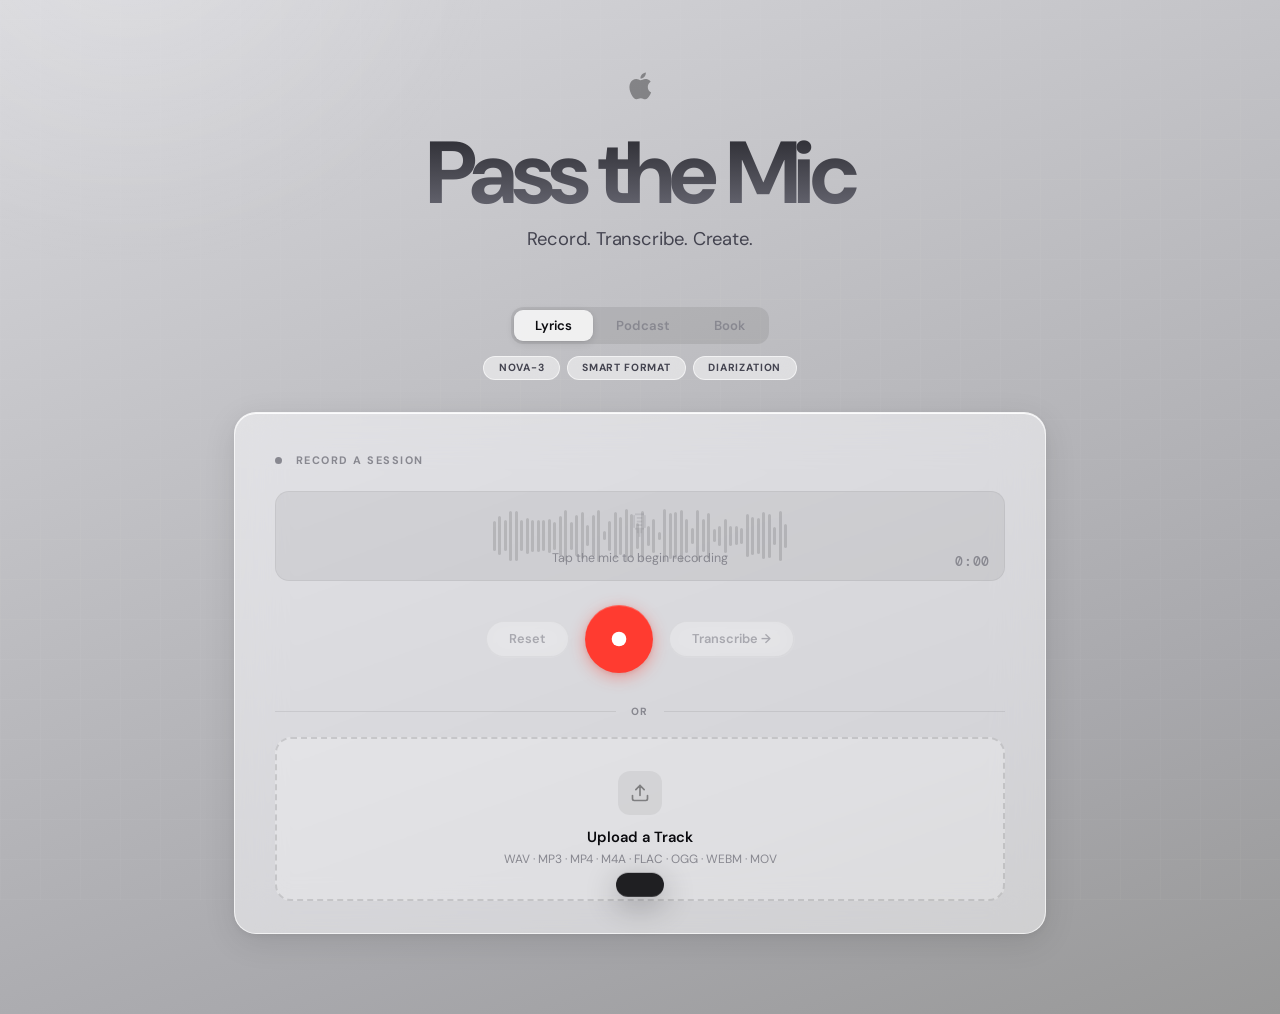
<file: images/pass_the_mic_studio_playground.html>
<!DOCTYPE html>
<html>
<head>
<style>
  @import url('https://fonts.googleapis.com/css2?family=DM+Sans:wght@300;400;500;600;700&family=DM+Mono:wght@400;500&display=swap');

  * { box-sizing: border-box; margin: 0; padding: 0; }

  :root {
    --chrome-bg: linear-gradient(160deg, #d8d8dc 0%, #c8c8cc 25%, #b8b8bc 50%, #a8a8ac 75%, #989898 100%);
    --chrome-surface: rgba(255,255,255,0.55);
    --chrome-surface-2: rgba(255,255,255,0.35);
    --chrome-border: rgba(255,255,255,0.7);
    --chrome-border-2: rgba(255,255,255,0.3);
    --chrome-shadow: rgba(0,0,0,0.15);
    --chrome-shadow-deep: rgba(0,0,0,0.25);
    --text-primary: #0a0a0e;
    --text-secondary: #444450;
    --text-muted: #888890;
    --accent-red: #ff3b30;
    --accent-blue: #0a84ff;
    --accent-green: #30d158;
    --font: 'DM Sans', -apple-system, sans-serif;
    --mono: 'DM Mono', monospace;
    --radius: 22px;
    --radius-sm: 14px;
    --blur: blur(24px) saturate(200%);
  }

  body {
    font-family: var(--font);
    background: var(--chrome-bg);
    min-height: 100vh;
    overflow-x: hidden;
    position: relative;
  }

  body::before {
    content: '';
    position: fixed;
    inset: 0;
    background: 
      repeating-linear-gradient(90deg, rgba(255,255,255,0.03) 0px, rgba(255,255,255,0.03) 1px, transparent 1px, transparent 40px),
      repeating-linear-gradient(0deg, rgba(255,255,255,0.03) 0px, rgba(255,255,255,0.03) 1px, transparent 1px, transparent 40px);
    pointer-events: none;
    z-index: 0;
  }

  body::after {
    content: '';
    position: fixed;
    top: -50%;
    left: -20%;
    width: 60%;
    height: 80%;
    background: radial-gradient(ellipse, rgba(255,255,255,0.18) 0%, transparent 70%);
    pointer-events: none;
    z-index: 0;
  }

  .studio-wrap {
    position: relative;
    z-index: 1;
    max-width: 860px;
    margin: 0 auto;
    padding: 2.5rem 1.5rem 4rem;
  }

  /* ── MacBook Notch Header ── */
  .header {
    text-align: center;
    padding: 2rem 0 1.5rem;
    position: relative;
  }

  .apple-logo {
    display: inline-block;
    width: 28px;
    height: 28px;
    margin-bottom: 1.5rem;
    opacity: 0.35;
  }

  .studio-title {
    font-size: 5.5rem;
    font-weight: 700;
    letter-spacing: -0.06em;
    line-height: 1;
    color: transparent;
    background: linear-gradient(180deg, #2a2a30 0%, #6a6a75 100%);
    -webkit-background-clip: text;
    background-clip: text;
    margin-bottom: 0.6rem;
  }

  .studio-sub {
    font-size: 1.15rem;
    font-weight: 400;
    color: var(--text-secondary);
    letter-spacing: -0.01em;
  }

  /* ── Mode Switcher ── */
  .mode-switcher {
    display: flex;
    justify-content: center;
    margin: 2rem 0 0.75rem;
  }

  .mode-track {
    display: flex;
    background: rgba(0,0,0,0.08);
    border-radius: 12px;
    padding: 3px;
    gap: 2px;
    position: relative;
  }

  .mode-btn {
    font-family: var(--font);
    font-size: 0.82rem;
    font-weight: 600;
    padding: 0.45rem 1.3rem;
    border-radius: 9px;
    border: none;
    cursor: pointer;
    color: var(--text-muted);
    background: transparent;
    transition: all 0.25s cubic-bezier(0.4,0,0.2,1);
    position: relative;
    z-index: 1;
    letter-spacing: 0.01em;
  }

  .mode-btn.active {
    background: rgba(255,255,255,0.8);
    color: var(--text-primary);
    box-shadow: 0 2px 8px rgba(0,0,0,0.12), 0 0.5px 2px rgba(0,0,0,0.08);
  }

  /* ── Pill Tags ── */
  .pill-row {
    display: flex;
    justify-content: center;
    gap: 0.4rem;
    margin: 0.75rem 0 2rem;
    flex-wrap: wrap;
  }

  .pill {
    font-size: 0.65rem;
    font-weight: 700;
    letter-spacing: 0.08em;
    text-transform: uppercase;
    padding: 0.28rem 0.9rem;
    border-radius: 999px;
    background: rgba(255,255,255,0.5);
    border: 1px solid rgba(255,255,255,0.6);
    color: var(--text-secondary);
    backdrop-filter: blur(12px);
  }

  /* ── Glass Panel ── */
  .glass {
    background: rgba(255,255,255,0.5);
    backdrop-filter: var(--blur);
    -webkit-backdrop-filter: var(--blur);
    border: 1px solid rgba(255,255,255,0.68);
    border-radius: var(--radius);
    box-shadow: 0 8px 32px rgba(0,0,0,0.1), 0 2px 8px rgba(0,0,0,0.06), inset 0 1px 0 rgba(255,255,255,0.9);
  }

  /* ── Recording Panel ── */
  .record-panel {
    padding: 2.5rem 2.5rem 2rem;
    margin-bottom: 1rem;
  }

  .panel-label {
    font-size: 0.68rem;
    font-weight: 700;
    letter-spacing: 0.14em;
    text-transform: uppercase;
    color: var(--text-muted);
    margin-bottom: 1.5rem;
  }

  /* ── Waveform Display ── */
  .waveform-area {
    background: rgba(0,0,0,0.06);
    border-radius: 14px;
    height: 90px;
    display: flex;
    align-items: center;
    justify-content: center;
    position: relative;
    overflow: hidden;
    margin-bottom: 1.5rem;
    border: 1px solid rgba(0,0,0,0.05);
  }

  .waveform-bars {
    display: flex;
    align-items: center;
    gap: 2.5px;
    height: 60px;
  }

  .wave-bar {
    width: 3px;
    border-radius: 2px;
    background: rgba(0,0,0,0.12);
    animation: none;
    transition: height 0.1s;
  }

  .wave-bar.active {
    background: var(--accent-red);
    animation: wavePulse 0.6s ease-in-out infinite alternate;
  }

  @keyframes wavePulse {
    from { transform: scaleY(0.3); }
    to { transform: scaleY(1); }
  }

  .wave-bar.active:nth-child(2n) { animation-delay: 0.08s; }
  .wave-bar.active:nth-child(3n) { animation-delay: 0.16s; }
  .wave-bar.active:nth-child(4n) { animation-delay: 0.24s; }
  .wave-bar.active:nth-child(5n) { animation-delay: 0.32s; }

  .timer {
    font-family: var(--mono);
    font-size: 0.8rem;
    font-weight: 500;
    color: var(--text-muted);
    position: absolute;
    bottom: 10px;
    right: 14px;
    letter-spacing: 0.05em;
  }

  .waveform-placeholder {
    font-size: 0.8rem;
    color: var(--text-muted);
    text-align: center;
  }

  /* ── Controls ── */
  .controls-row {
    display: flex;
    align-items: center;
    justify-content: center;
    gap: 1rem;
  }

  .btn-record {
    width: 68px;
    height: 68px;
    border-radius: 50%;
    border: none;
    cursor: pointer;
    display: flex;
    align-items: center;
    justify-content: center;
    transition: all 0.2s cubic-bezier(0.34,1.56,0.64,1);
    position: relative;
    background: var(--accent-red);
    box-shadow: 0 4px 16px rgba(255,59,48,0.4), 0 1px 4px rgba(0,0,0,0.1), inset 0 1px 0 rgba(255,255,255,0.2);
  }

  .btn-record:hover { transform: scale(1.06); }
  .btn-record:active { transform: scale(0.96); }

  .btn-record.recording {
    animation: recordPulse 1.5s ease-in-out infinite;
  }

  @keyframes recordPulse {
    0%, 100% { box-shadow: 0 4px 16px rgba(255,59,48,0.4), 0 1px 4px rgba(0,0,0,0.1); }
    50% { box-shadow: 0 4px 32px rgba(255,59,48,0.7), 0 0 0 10px rgba(255,59,48,0.12); }
  }

  .btn-record svg { pointer-events: none; }

  .btn-secondary {
    font-family: var(--font);
    font-size: 0.8rem;
    font-weight: 600;
    padding: 0.55rem 1.4rem;
    border-radius: 999px;
    border: 1px solid rgba(0,0,0,0.1);
    background: rgba(255,255,255,0.55);
    color: var(--text-secondary);
    cursor: pointer;
    backdrop-filter: blur(12px);
    transition: all 0.2s;
  }

  .btn-secondary:hover { background: rgba(255,255,255,0.8); color: var(--text-primary); }
  .btn-secondary:disabled { opacity: 0.35; cursor: default; }

  /* ── Divider ── */
  .divider {
    text-align: center;
    font-size: 0.65rem;
    font-weight: 700;
    letter-spacing: 0.18em;
    text-transform: uppercase;
    color: var(--text-muted);
    position: relative;
    margin: 1.2rem 0;
  }

  .divider::before, .divider::after {
    content: '';
    position: absolute;
    top: 50%;
    width: calc(50% - 24px);
    height: 1px;
    background: rgba(0,0,0,0.08);
  }
  .divider::before { left: 0; }
  .divider::after { right: 0; }

  /* ── Upload Zone ── */
  .upload-zone {
    border: 2px dashed rgba(0,0,0,0.12);
    border-radius: 16px;
    padding: 2rem;
    text-align: center;
    cursor: pointer;
    transition: all 0.25s;
    background: rgba(255,255,255,0.25);
    position: relative;
  }

  .upload-zone:hover, .upload-zone.drag {
    border-color: var(--accent-blue);
    background: rgba(10,132,255,0.04);
  }

  .upload-icon {
    width: 44px;
    height: 44px;
    background: rgba(0,0,0,0.06);
    border-radius: 12px;
    display: flex;
    align-items: center;
    justify-content: center;
    margin: 0 auto 0.75rem;
  }

  .upload-title {
    font-size: 0.92rem;
    font-weight: 600;
    color: var(--text-primary);
    margin-bottom: 0.25rem;
  }

  .upload-sub {
    font-size: 0.75rem;
    color: var(--text-muted);
  }

  .upload-zone input[type=file] {
    position: absolute;
    inset: 0;
    opacity: 0;
    cursor: pointer;
  }

  /* ── Transcript Panel ── */
  .transcript-panel {
    padding: 2rem 2.5rem;
    margin-top: 1rem;
    display: none;
  }

  .transcript-panel.visible { display: block; }

  .transcript-header {
    display: flex;
    align-items: center;
    justify-content: space-between;
    margin-bottom: 1.25rem;
  }

  .transcript-title {
    font-size: 0.68rem;
    font-weight: 700;
    letter-spacing: 0.14em;
    text-transform: uppercase;
    color: var(--text-muted);
  }

  .transcript-body {
    font-size: 1rem;
    line-height: 1.9;
    color: var(--text-primary);
    min-height: 80px;
  }

  .transcript-body .speaker-tag {
    font-weight: 700;
    color: var(--accent-blue);
    margin-right: 0.3rem;
  }

  /* ── Action Buttons Row ── */
  .action-row {
    display: flex;
    gap: 0.6rem;
    margin-top: 1.5rem;
    flex-wrap: wrap;
  }

  .btn-action {
    font-family: var(--font);
    font-size: 0.8rem;
    font-weight: 600;
    padding: 0.55rem 1.3rem;
    border-radius: 999px;
    border: none;
    cursor: pointer;
    transition: all 0.2s;
  }

  .btn-dark {
    background: rgba(10,10,14,0.85);
    color: white;
  }

  .btn-dark:hover { background: #000; }

  .btn-light {
    background: rgba(255,255,255,0.6);
    color: var(--text-secondary);
    border: 1px solid rgba(0,0,0,0.1);
    backdrop-filter: blur(12px);
  }

  .btn-light:hover { background: rgba(255,255,255,0.9); color: var(--text-primary); }

  /* ── Sessions List ── */
  .sessions-section { margin-top: 2rem; }

  .section-heading {
    font-size: 1.6rem;
    font-weight: 700;
    letter-spacing: -0.03em;
    color: var(--text-primary);
    margin-bottom: 1rem;
  }

  .session-card {
    padding: 1.2rem 1.5rem;
    margin-bottom: 0.6rem;
    transition: all 0.25s cubic-bezier(0.4,0,0.2,1);
    cursor: pointer;
  }

  .session-card:hover {
    transform: translateY(-2px);
    box-shadow: 0 12px 40px rgba(0,0,0,0.14), 0 4px 12px rgba(0,0,0,0.08), inset 0 1px 0 rgba(255,255,255,0.9) !important;
  }

  .session-meta {
    font-size: 0.68rem;
    font-weight: 600;
    letter-spacing: 0.06em;
    text-transform: uppercase;
    color: var(--text-muted);
    margin-bottom: 0.3rem;
    display: flex;
    align-items: center;
    gap: 0.5rem;
  }

  .session-name {
    font-size: 1rem;
    font-weight: 600;
    color: var(--text-primary);
    margin-bottom: 0.25rem;
    letter-spacing: -0.01em;
  }

  .session-preview {
    font-size: 0.85rem;
    color: var(--text-secondary);
    line-height: 1.5;
    overflow: hidden;
    display: -webkit-box;
    -webkit-line-clamp: 2;
    -webkit-box-orient: vertical;
  }

  .badge {
    font-size: 0.6rem;
    font-weight: 700;
    letter-spacing: 0.06em;
    text-transform: uppercase;
    padding: 0.2rem 0.6rem;
    border-radius: 999px;
    background: rgba(0,0,0,0.06);
    color: var(--text-muted);
  }

  .badge.lyrics { background: rgba(255,59,48,0.1); color: var(--accent-red); }
  .badge.podcast { background: rgba(10,132,255,0.1); color: var(--accent-blue); }
  .badge.book { background: rgba(48,209,88,0.1); color: #1a8a3a; }

  /* ── Status indicator ── */
  .status-dot {
    width: 7px;
    height: 7px;
    border-radius: 50%;
    display: inline-block;
    background: var(--text-muted);
  }
  .status-dot.live { background: var(--accent-red); animation: blink 1s ease-in-out infinite; }
  @keyframes blink { 0%,100%{opacity:1} 50%{opacity:0.4} }

  /* ── Notification toast ── */
  .toast {
    position: fixed;
    bottom: 2rem;
    left: 50%;
    transform: translateX(-50%) translateY(120%);
    background: rgba(10,10,14,0.9);
    color: white;
    font-size: 0.82rem;
    font-weight: 500;
    padding: 0.75rem 1.5rem;
    border-radius: 999px;
    backdrop-filter: blur(20px);
    transition: transform 0.35s cubic-bezier(0.34,1.56,0.64,1);
    z-index: 100;
    white-space: nowrap;
    box-shadow: 0 8px 32px rgba(0,0,0,0.3);
  }
  .toast.show { transform: translateX(-50%) translateY(0); }

  /* ── AI Transcribing Animation ── */
  .transcribing-bar {
    display: none;
    align-items: center;
    gap: 0.75rem;
    padding: 0.85rem 1.25rem;
    background: rgba(10,132,255,0.06);
    border: 1px solid rgba(10,132,255,0.15);
    border-radius: var(--radius-sm);
    margin-top: 1rem;
  }

  .transcribing-bar.visible { display: flex; }

  .ai-dots {
    display: flex;
    gap: 4px;
    align-items: center;
  }

  .ai-dot {
    width: 5px;
    height: 5px;
    border-radius: 50%;
    background: var(--accent-blue);
    animation: aiPulse 1.2s ease-in-out infinite;
  }
  .ai-dot:nth-child(2) { animation-delay: 0.2s; }
  .ai-dot:nth-child(3) { animation-delay: 0.4s; }

  @keyframes aiPulse {
    0%,60%,100% { opacity: 0.3; transform: scale(0.8); }
    30% { opacity: 1; transform: scale(1.2); }
  }

  .ai-text {
    font-size: 0.8rem;
    font-weight: 500;
    color: var(--accent-blue);
  }

  /* ── Scrollbar ── */
  ::-webkit-scrollbar { width: 6px; }
  ::-webkit-scrollbar-track { background: transparent; }
  ::-webkit-scrollbar-thumb { background: rgba(0,0,0,0.15); border-radius: 3px; }

  /* ── Responsive ── */
  @media (max-width: 600px) {
    .studio-title { font-size: 3.5rem; }
    .record-panel, .transcript-panel { padding: 1.5rem; }
  }
</style>

<div class="studio-wrap">

  <!-- Header -->
  <div class="header">
    <svg class="apple-logo" viewBox="0 0 28 34" fill="none">
      <path d="M23.5 18.1c0-4.2 3.4-6.2 3.6-6.3-2-2.9-5-3.3-6.1-3.3-2.6-.3-5 1.5-6.3 1.5-1.3 0-3.3-1.5-5.4-1.4-2.8 0-5.3 1.6-6.8 4.1-2.9 5-0.7 12.4 2.1 16.4 1.4 2 3 4.2 5.1 4.1 2-.1 2.8-1.3 5.3-1.3 2.4 0 3.1 1.3 5.3 1.3 2.2 0 3.6-2 5-4 1.6-2.3 2.2-4.5 2.2-4.6-.1 0-4-1.6-4-6.5zM19.4 5.8c1.1-1.4 1.9-3.3 1.7-5.3-1.6.1-3.6 1.1-4.8 2.5-1 1.2-2 3.1-1.7 5 1.8.1 3.6-.9 4.8-2.2z" fill="currentColor"/>
    </svg>
    <div class="studio-title">Pass the Mic</div>
    <div class="studio-sub">Record. Transcribe. Create.</div>
  </div>

  <!-- Mode Switcher -->
  <div class="mode-switcher">
    <div class="mode-track">
      <button class="mode-btn active" onclick="setMode('Lyrics')">Lyrics</button>
      <button class="mode-btn" onclick="setMode('Podcast')">Podcast</button>
      <button class="mode-btn" onclick="setMode('Book')">Book</button>
    </div>
  </div>

  <!-- Pills -->
  <div class="pill-row" id="pillRow">
    <span class="pill">Nova-3</span>
    <span class="pill">Smart Format</span>
    <span class="pill">Diarization</span>
  </div>

  <!-- Record Panel -->
  <div class="glass record-panel">
    <div class="panel-label">
      <span class="status-dot" id="statusDot"></span>
      &nbsp;
      <span id="panelLabelText">Record a session</span>
    </div>

    <!-- Waveform -->
    <div class="waveform-area">
      <div class="waveform-bars" id="waveBars"></div>
      <div class="waveform-placeholder" id="wavePlaceholder" style="position:absolute;">
        <div style="font-size:1.8rem;margin-bottom:0.4rem;opacity:0.25;">🎙</div>
        <div style="font-size:0.78rem;color:var(--text-muted);">Tap the mic to begin recording</div>
      </div>
      <div class="timer" id="timer">0:00</div>
    </div>

    <!-- Controls -->
    <div class="controls-row">
      <button class="btn-secondary" id="btnReset" onclick="resetRecording()" disabled>Reset</button>

      <button class="btn-record" id="btnRecord" onclick="toggleRecord()" title="Record">
        <svg id="recIcon" width="22" height="22" viewBox="0 0 24 24" fill="white">
          <circle cx="12" cy="12" r="8"/>
        </svg>
      </button>

      <button class="btn-secondary" id="btnTranscribe" onclick="mockTranscribe()" disabled>Transcribe →</button>
    </div>

    <!-- Divider -->
    <div class="divider" style="margin-top:2rem;">or</div>

    <!-- Upload -->
    <div class="upload-zone" id="uploadZone">
      <input type="file" accept="audio/*,video/*" onchange="handleUpload(this)">
      <div class="upload-icon">
        <svg width="20" height="20" viewBox="0 0 24 24" fill="none" stroke="rgba(0,0,0,0.4)" stroke-width="2" stroke-linecap="round">
          <path d="M21 15v4a2 2 0 01-2 2H5a2 2 0 01-2-2v-4M17 8l-5-5-5 5M12 3v12"/>
        </svg>
      </div>
      <div class="upload-title" id="uploadTitle">Upload a Track</div>
      <div class="upload-sub">WAV · MP3 · MP4 · M4A · FLAC · OGG · WEBM · MOV</div>
    </div>

    <!-- AI Transcribing Bar -->
    <div class="transcribing-bar" id="transcribingBar">
      <div class="ai-dots">
        <div class="ai-dot"></div>
        <div class="ai-dot"></div>
        <div class="ai-dot"></div>
      </div>
      <div class="ai-text">AI is transcribing your audio with Nova-3…</div>
    </div>
  </div>

  <!-- Transcript Panel -->
  <div class="glass transcript-panel" id="transcriptPanel">
    <div class="transcript-header">
      <div class="transcript-title">Transcript</div>
      <div style="display:flex;gap:0.5rem;">
        <button class="btn-secondary" onclick="copyTranscript()" style="font-size:0.72rem;padding:0.35rem 0.9rem;">Copy</button>
      </div>
    </div>
    <div class="transcript-body" id="transcriptBody"></div>
    <div class="action-row">
      <button class="btn-action btn-dark" onclick="downloadTranscript()">Download Transcript</button>
      <button class="btn-action btn-light" onclick="saveSession()">Save Session</button>
    </div>
  </div>

  <!-- Sessions -->
  <div class="sessions-section" id="sessionsSection" style="display:none;">
    <div class="section-heading">Your Sessions</div>
    <div id="sessionsList"></div>
  </div>

</div>

<!-- Toast -->
<div class="toast" id="toast"></div>

<script>
  let currentMode = 'Lyrics';
  let isRecording = false;
  let recordInterval = null;
  let timerInterval = null;
  let elapsed = 0;
  let sessions = JSON.parse(localStorage.getItem('ptm_sessions') || '[]');

  const DEMO_TRANSCRIPTS = {
    Lyrics: `<p>I stand at the edge of everything I know,<br>where shadows meet the afterglow.<br>These words I wrote at 2 a.m. alone,<br>now echo back like seeds you've sown.</p><p>The rhythm finds me where I breathe,<br>between the lines of what I believe.<br>Pass the mic, let the silence break —<br>this verse is mine. This truth I make.</p>`,
    Podcast: `<p><span class="speaker-tag">Host:</span> Welcome back to another episode. Today we're diving deep into the creative process — what does it actually take to ship something you're proud of?</p><p><span class="speaker-tag">Guest:</span> Honestly? It starts with lowering the bar just enough to begin. Most people wait for perfect conditions. I've learned to start ugly.</p><p><span class="speaker-tag">Host:</span> That's such a good reframe. The "start ugly" philosophy. Tell me more.</p>`,
    Book: `<p>Chapter One: The Space Between Words</p><p>There is a particular kind of silence that lives inside a recording studio — not the absence of sound, but the presence of potential. Every surface has been treated to absorb the stray, the accidental, the unwanted. What remains is only what you intend.</p><p>I came to understand this silence the summer I turned twenty-three, sitting in a booth not much larger than a closet, learning that the voice I'd carried my entire life was, in fact, a stranger.</p>`
  };

  const MODE_PILLS = {
    Lyrics: ['Nova-3', 'Smart Format', 'Diarization'],
    Podcast: ['Nova-3', 'Speaker Labels', 'Show Notes'],
    Book: ['Nova-3', 'Chapters', 'Narrator Mode']
  };

  const MODE_UPLOAD_LABELS = {
    Lyrics: 'Upload a Track',
    Podcast: 'Upload an Episode',
    Book: 'Upload a Chapter'
  };

  function setMode(mode) {
    currentMode = mode;
    document.querySelectorAll('.mode-btn').forEach((b, i) => {
      b.classList.toggle('active', b.textContent === mode);
    });
    const pills = MODE_PILLS[mode];
    document.getElementById('pillRow').innerHTML = pills.map(p => `<span class="pill">${p}</span>`).join('');
    document.getElementById('uploadTitle').textContent = MODE_UPLOAD_LABELS[mode];
  }

  function buildWaveBars() {
    const bars = document.getElementById('waveBars');
    bars.innerHTML = '';
    const count = 54;
    const heights = Array.from({length: count}, () => Math.floor(Math.random() * 48 + 6));
    heights.forEach(h => {
      const bar = document.createElement('div');
      bar.className = 'wave-bar';
      bar.style.height = h + 'px';
      bars.appendChild(bar);
    });
  }

  function animateWave(on) {
    const bars = document.querySelectorAll('.wave-bar');
    bars.forEach(b => b.classList.toggle('active', on));
  }

  function updateTimer() {
    elapsed++;
    const m = Math.floor(elapsed / 60);
    const s = elapsed % 60;
    document.getElementById('timer').textContent = m + ':' + String(s).padStart(2,'0');
    if (isRecording) {
      const bars = document.querySelectorAll('.wave-bar');
      bars.forEach(bar => {
        bar.style.height = (Math.random() * 52 + 6) + 'px';
      });
    }
  }

  function toggleRecord() {
    if (isRecording) {
      stopRecording();
    } else {
      startRecording();
    }
  }

  function startRecording() {
    isRecording = true;
    buildWaveBars();
    animateWave(true);
    document.getElementById('wavePlaceholder').style.display = 'none';
    document.getElementById('btnRecord').classList.add('recording');
    document.getElementById('recIcon').innerHTML = '<rect x="7" y="7" width="10" height="10" rx="2" fill="white"/>';
    document.getElementById('statusDot').classList.add('live');
    document.getElementById('panelLabelText').textContent = 'Recording…';
    document.getElementById('btnReset').disabled = false;
    document.getElementById('btnTranscribe').disabled = true;
    elapsed = 0;
    timerInterval = setInterval(updateTimer, 1000);
    showToast('Recording started');
  }

  function stopRecording() {
    isRecording = false;
    clearInterval(timerInterval);
    animateWave(false);
    document.getElementById('btnRecord').classList.remove('recording');
    document.getElementById('recIcon').innerHTML = '<circle cx="12" cy="12" r="8"/>';
    document.getElementById('statusDot').classList.remove('live');
    document.getElementById('panelLabelText').textContent = 'Recording complete — ready to transcribe';
    document.getElementById('btnTranscribe').disabled = false;
    showToast('Recording stopped · ' + document.getElementById('timer').textContent);
  }

  function resetRecording() {
    isRecording = false;
    clearInterval(timerInterval);
    elapsed = 0;
    document.getElementById('timer').textContent = '0:00';
    animateWave(false);
    document.getElementById('wavePlaceholder').style.display = 'block';
    document.getElementById('btnRecord').classList.remove('recording');
    document.getElementById('recIcon').innerHTML = '<circle cx="12" cy="12" r="8"/>';
    document.getElementById('statusDot').classList.remove('live');
    document.getElementById('panelLabelText').textContent = 'Record a session';
    document.getElementById('btnReset').disabled = true;
    document.getElementById('btnTranscribe').disabled = true;
    document.getElementById('transcriptPanel').classList.remove('visible');
  }

  function mockTranscribe() {
    const bar = document.getElementById('transcribingBar');
    bar.classList.add('visible');
    document.getElementById('btnTranscribe').disabled = true;

    setTimeout(() => {
      bar.classList.remove('visible');
      showTranscript(DEMO_TRANSCRIPTS[currentMode]);
    }, 2200);
  }

  function handleUpload(input) {
    if (!input.files || !input.files[0]) return;
    const file = input.files[0];
    const zone = document.getElementById('uploadZone');
    zone.querySelector('.upload-title').textContent = file.name;
    const bar = document.getElementById('transcribingBar');
    bar.classList.add('visible');
    document.getElementById('wavePlaceholder').style.display = 'none';
    buildWaveBars();
    showToast('Uploading & analyzing audio…');
    setTimeout(() => {
      bar.classList.remove('visible');
      showTranscript(DEMO_TRANSCRIPTS[currentMode]);
    }, 2800);
  }

  function showTranscript(html) {
    document.getElementById('transcriptBody').innerHTML = html;
    const panel = document.getElementById('transcriptPanel');
    panel.classList.add('visible');
    panel.scrollIntoView({ behavior: 'smooth', block: 'nearest' });
    showToast('Transcription complete');
  }

  function copyTranscript() {
    const text = document.getElementById('transcriptBody').innerText;
    navigator.clipboard.writeText(text).catch(() => {});
    showToast('Copied to clipboard');
  }

  function downloadTranscript() {
    const text = document.getElementById('transcriptBody').innerText;
    const blob = new Blob([text], { type: 'text/plain' });
    const a = document.createElement('a');
    a.href = URL.createObjectURL(blob);
    a.download = 'transcript.txt';
    a.click();
    showToast('Downloading transcript…');
  }

  function saveSession() {
    const preview = document.getElementById('transcriptBody').innerText.slice(0, 120) + '…';
    const session = {
      id: Date.now(),
      mode: currentMode,
      title: currentMode === 'Lyrics' ? 'Freestyle Session' : currentMode === 'Podcast' ? 'Episode Recording' : 'Chapter Draft',
      preview,
      date: new Date().toLocaleDateString('en-US', { month: 'short', day: 'numeric', year: 'numeric' }),
      duration: document.getElementById('timer').textContent
    };
    sessions.unshift(session);
    try { localStorage.setItem('ptm_sessions', JSON.stringify(sessions)); } catch(e) {}
    renderSessions();
    showToast('Session saved');
  }

  function renderSessions() {
    if (sessions.length === 0) return;
    document.getElementById('sessionsSection').style.display = 'block';
    document.getElementById('sessionsList').innerHTML = sessions.map(s => `
      <div class="glass session-card">
        <div class="session-meta">
          <span>${s.date}</span>
          <span>·</span>
          <span>${s.duration || '–'}</span>
          <span class="badge ${s.mode.toLowerCase()}">${s.mode}</span>
        </div>
        <div class="session-name">${s.title}</div>
        <div class="session-preview">${s.preview}</div>
      </div>
    `).join('');
  }

  function showToast(msg) {
    const t = document.getElementById('toast');
    t.textContent = msg;
    t.classList.add('show');
    clearTimeout(t._timeout);
    t._timeout = setTimeout(() => t.classList.remove('show'), 2500);
  }

  // Drag-over upload zone
  const zone = document.getElementById('uploadZone');
  zone.addEventListener('dragover', e => { e.preventDefault(); zone.classList.add('drag'); });
  zone.addEventListener('dragleave', () => zone.classList.remove('drag'));
  zone.addEventListener('drop', e => { e.preventDefault(); zone.classList.remove('drag'); });

  // Init
  buildWaveBars();
  renderSessions();
</script>
</file>
